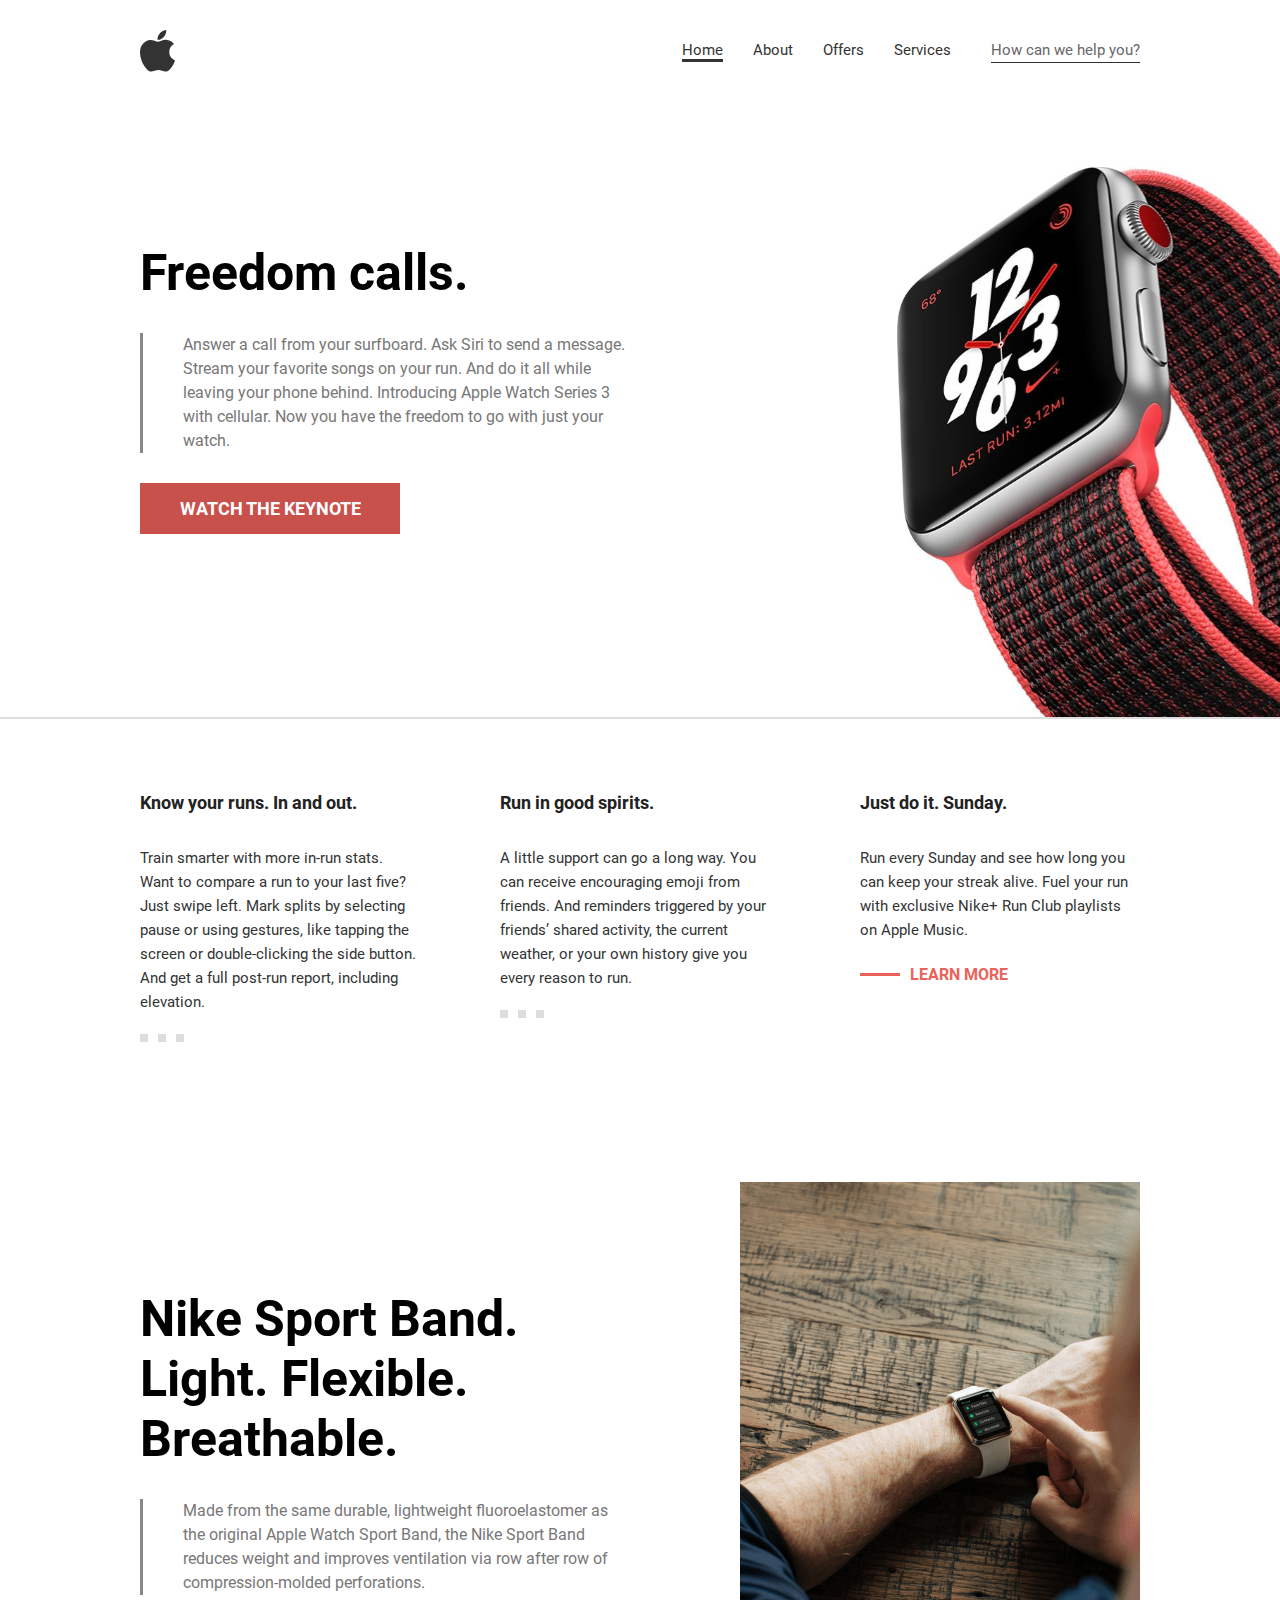
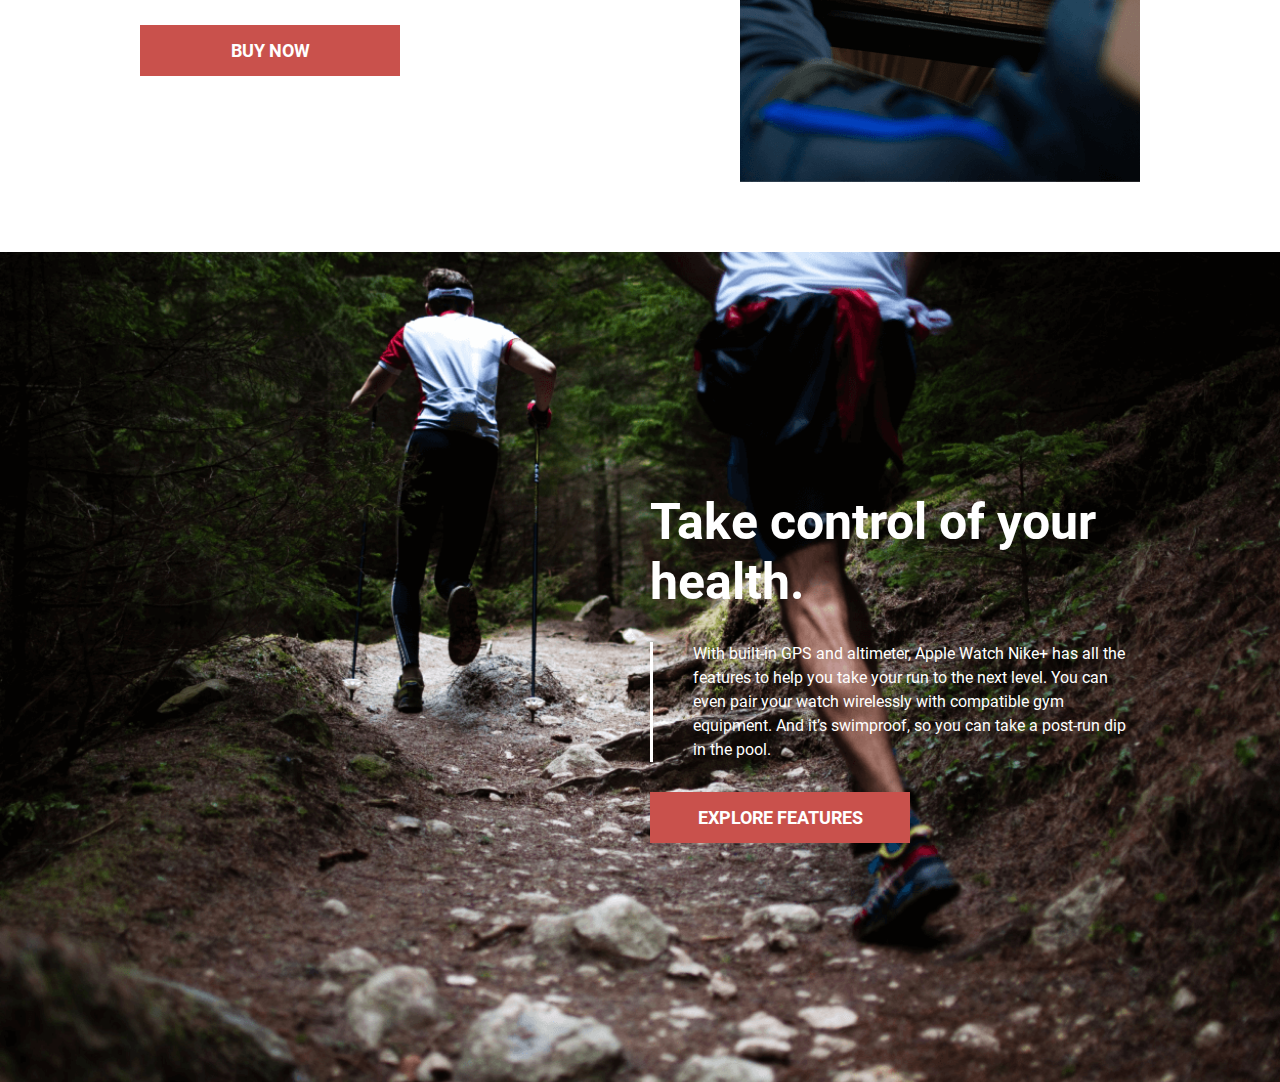
<file: index.html>
<!DOCTYPE html>
<html lang="en">
<head>
  <meta charset="UTF-8">
  <meta name="viewport" content="width=device-width, initial-scale=1.0">
  <title>Apple watch</title>
  <link rel="stylesheet" href="./main.css">
</head>
<body>
  <header class="site-head">
    <div class="container">
      <div class="head-element-wrapper">
        <a class="site-logo" href="./index.html">
          <img src="./images/sitelogo.svg" width="35" height="42" alt="Site logotip">
        </a>
        <nav class="site-nav">
          <ul class="site-nav-list unstyle-list">
            <li class="nav-list-item">
              <a class="list-item-link home" href="#">Home</a>
            </li>
            <li class="nav-list-item">
              <a class="list-item-link" href="#">About</a>
            </li>
            <li class="nav-list-item">
              <a class="list-item-link" href="#">Offers</a>
            </li>
            <li class="nav-list-item">
              <a class="list-item-link" href="#">Services</a>
            </li>
          </ul>
          <a href="#" class="more-link link-me">How can we help you?</a>
        </nav>
      </div>
    </div>
  </header>
  <main class="site-main">
    <section class="section-hero">
      <div class="container">
        <div class="site-title-wrapper">
          <h1 class="site-title">
            Freedom calls.
          </h1>
          <p class="site-desc">
            Answer a call from your surfboard. Ask Siri to send a message. Stream your favorite songs on your run. And do it all while leaving your phone behind. Introducing Apple Watch Series 3 with cellular. Now you have the freedom to go with just your watch.
          </p>
          <a class="section-link" href="#">
            WATCH THE KEYNOTE
          </a>
        </div>
      </div>
    </section>
    <section class="services">
      <div class="container">
        <h2 class="visually-hidden">This section our's services information</h2>
        <ul class="services-list unstyle-list">
          <li class="services-item">
            <h3 class="services-item-title">
              Know your runs. In and out.
            </h3>
            <p class="services-desc">
              Train smarter with more in-run stats. Want to compare a run to your last five? Just swipe left. Mark splits by selecting pause or using gestures, like tapping the screen or double-clicking the side button. And get a full post-run report, including elevation.
            </p>
            <span class="services-mini-element"></span>
          </li>
          <li class="services-item">
            <h3 class="services-item-title">
              Run in good spirits.
            </h3>
            <p class="services-desc">
              A little support can go a long way. You can receive encouraging emoji from friends. And reminders triggered by your friends’ shared activity, the current weather, or your own history give you every reason to run.
            </p>
            <span class="services-mini-element"></span>
          </li>
          <li class="services-item">
            <h3 class="services-item-title">
              Just do it. Sunday.
            </h3>
            <p class="services-desc">
              Run every Sunday and see how long you can keep your streak alive. Fuel your run with exclusive Nike+ Run Club playlists on Apple Music.
            </p>
            <a class="links" href="#">LEARN MORE</a>
          </li>
        </ul>
      </div>
    </section>
    <section class="offers-section">
      <div class="container">
        <div class="offers-wrapper">
          <div class="offers-title-wrapper">
            <h2 class="offers-title">
              Nike Sport Band.
              Light. Flexible.
              Breathable.
            </h2>
            <p class="offers-desc">
              Made from the same durable, lightweight fluoroelastomer as the original Apple Watch Sport Band, the Nike Sport Band reduces weight and improves ventilation via row after row of compression-molded perforations.
            </p>
            <a class="section-link" href="#">
              BUY NOW
            </a>
          </div>
          <img src="./images/handwatch.png" alt="Customer and apple watch">
        </div>
      </div>
    </section>
  </main>
  <footer class="site-footer">
    <div class="container">
      <div class="site-end-info-wrapper">
        <strong class="info-title">
          Take control of your health.
        </strong>
        <p class="info-desc">
          With built-in GPS and altimeter, Apple Watch Nike+ has all the features to help you take your run to the next level. You can even pair your watch wirelessly with compatible gym equipment. And it’s swimproof, so you can take a post-run dip in the pool.
        </p>
        <a class="section-link" href="#">
          EXPLORE FEATURES
        </a>
      </div>
    </div>
  </footer>
</body>
</html>
</file>
<file: main.css>
/* roboto-regular - latin */
@font-face {
  font-display: swap;
  font-family: 'Roboto';
  font-style: normal;
  font-weight: 400;
  src:
       url('./fonts/roboto-v30-latin-regular.woff2') format('woff2'),
       url('./fonts/roboto-v30-latin-regular.woff') format('woff');
}
/* roboto-700 - latin */
@font-face {
  font-display: swap;
  font-family: 'Roboto';
  font-style: normal;
  font-weight: 700;
  src:
       url('./fonts/roboto-v30-latin-700.woff2') format('woff2'),
       url('./fonts/roboto-v30-latin-700.woff') format('woff');
}

* {
  box-sizing: border-box;
}

body {
  margin: 0;
  font-family: "Roboto", sans-serif;
  font-weight: 400px;
}

img {
  display: block;
}
.container {
  width: 1040px;
  margin-left: auto;
  margin-right: auto;
  padding: 0px 20px;
}
.visually-hidden {
  position: absolute;
  width: 1px;
  height: 1px;
  margin: -1px;
  padding: 0;
  overflow: hidden;
  border: 0;
  clip: rect(0 0 0 0)
}
.site-head {
  padding-top: 30px;
  padding-bottom: 80px;
}

.head-element-wrapper {
  display: flex;
  justify-content: space-between;
  align-items: center;
}
.site-logo {
  text-decoration-line: none;
}
.site-nav {
  display: flex;
  column-gap: 40px;
}
.unstyle-list {
  list-style: none;
  padding-left: 0;
  margin-top: 0;
  margin-bottom: 0;
  display: flex;
}
.site-nav-list {
  column-gap: 30px;
}
.list-item-link {
  text-decoration-line: none;
  color: #333333;
  font-size: 15px;
  line-height: 22.50px;
}
.home {
  border-bottom: 3px solid #333333;
}
.more-link {
  text-decoration-line: none;
  color: #666666;
  font-size: 15px;
  line-height: 22.50px;
  border-bottom: 1px solid #333333;
}
.section-hero {
  padding-top: 91px;
  padding-bottom: 183px;
  border-bottom: 2px solid #ddd;
  background-image: url("./images/applewatch.svg");
  background-repeat: no-repeat;
  background-position: calc(50% + 550px) calc(50% + 15px);
}

.site-title-wrapper {
  width: 490px;
}
.site-title {
  margin-top: 0;
  margin-bottom: 30px;
  color: #000000;
  font-size: 50px;
  font-weight: 700;
  line-height: 60px;
}
.site-desc {
  margin-top: 0;
  margin-bottom: 30px;
  padding-left: 40px;
  color: #777777;
  font-size: 16px;
  font-weight: 400;
  line-height: 24px;
  border-left: 3px solid #888;
}
.section-link {
  display: block;
  width: 260px;
  padding: 12px 0;
  text-align: center;
  background-color: #c9514c;
  color: #ffffff;
  font-size: 18px;
  font-weight: 700;
  line-height: 27px;
  text-decoration-line: none;
}
.services {
  padding: 70px 0;
}
.services-list {
  column-gap: 80px;
}
.services-item {
  width: 280px;
}
.services-item-title {
  margin-top: 0;
  margin-bottom: 30px;
  color: #222222;
  font-size: 18px;
  font-weight: 700;
  line-height: 27px;
}
.services-desc {
  margin-top: 0;
  margin-bottom: 20px;
  color: #333333;
  font-size: 15px;
  line-height: 24px;
}
.services-mini-element {
  display: block;
  width: 8px;
  height: 8px;
  background-color: #ddd;
  box-shadow: 18px 0px 0 0 #ddd, 36px 0px 0 0 #ddd;
}
.link-wrapper {
  display: flex;
  align-items: center;
}

.links {
  display: flex;
  /* margin-left: 10px; */
  align-items: center;
  text-decoration-line: none;
  color: #ea625c;
  font-size: 16px;
  font-weight: 700;
  line-height: 25.60px;
}
.links::before {
  display: flex;
  margin-right: 10px;
  width: 40px;
  height: 3px;
  background-color: #ea625c;
  content: "";
}
.offers-section {
  padding-top: 70px;
  padding-bottom: 70px;
}
.offers-wrapper {
  display: flex;
  justify-content: space-between;
  align-items: center;
}
.offers-title-wrapper {
  width: 490px;
}
.offers-title {
  margin-top: 0;
  margin-bottom: 0;
  color: #000000;
  font-size: 50px;
  font-weight: 700;
  line-height: 60px;
}
.offers-desc {
  margin-top: 30px;
  margin-bottom: 30px;
  border-left: 3px solid #888;
  padding-left: 40px;
  color: #777777;
  font-size: 16px;
  line-height: 24px;
}
.site-footer {
  padding-top: 240px;
  padding-bottom: 239px;
  background-image: url("./images/runners.png");
  background-size: cover;
  /* background-position: 100% 100%; */
  background-repeat: no-repeat;
}
.site-end-info-wrapper {
  width: 490px;
  margin-left: auto;
}
.info-title {
  margin-top: 0;
  margin-bottom: 0;
  color: #ffffff;
  font-size: 50px;
  font-weight: 700;
  line-height: 60px;
}
.info-desc {
  margin-top: 30px;
  margin-bottom: 30px;
  border-left: 3px solid #fff;
  padding-left: 40px;
  color: #ffffff;
  font-size: 16px;
  line-height: 24px;
}
</file>
